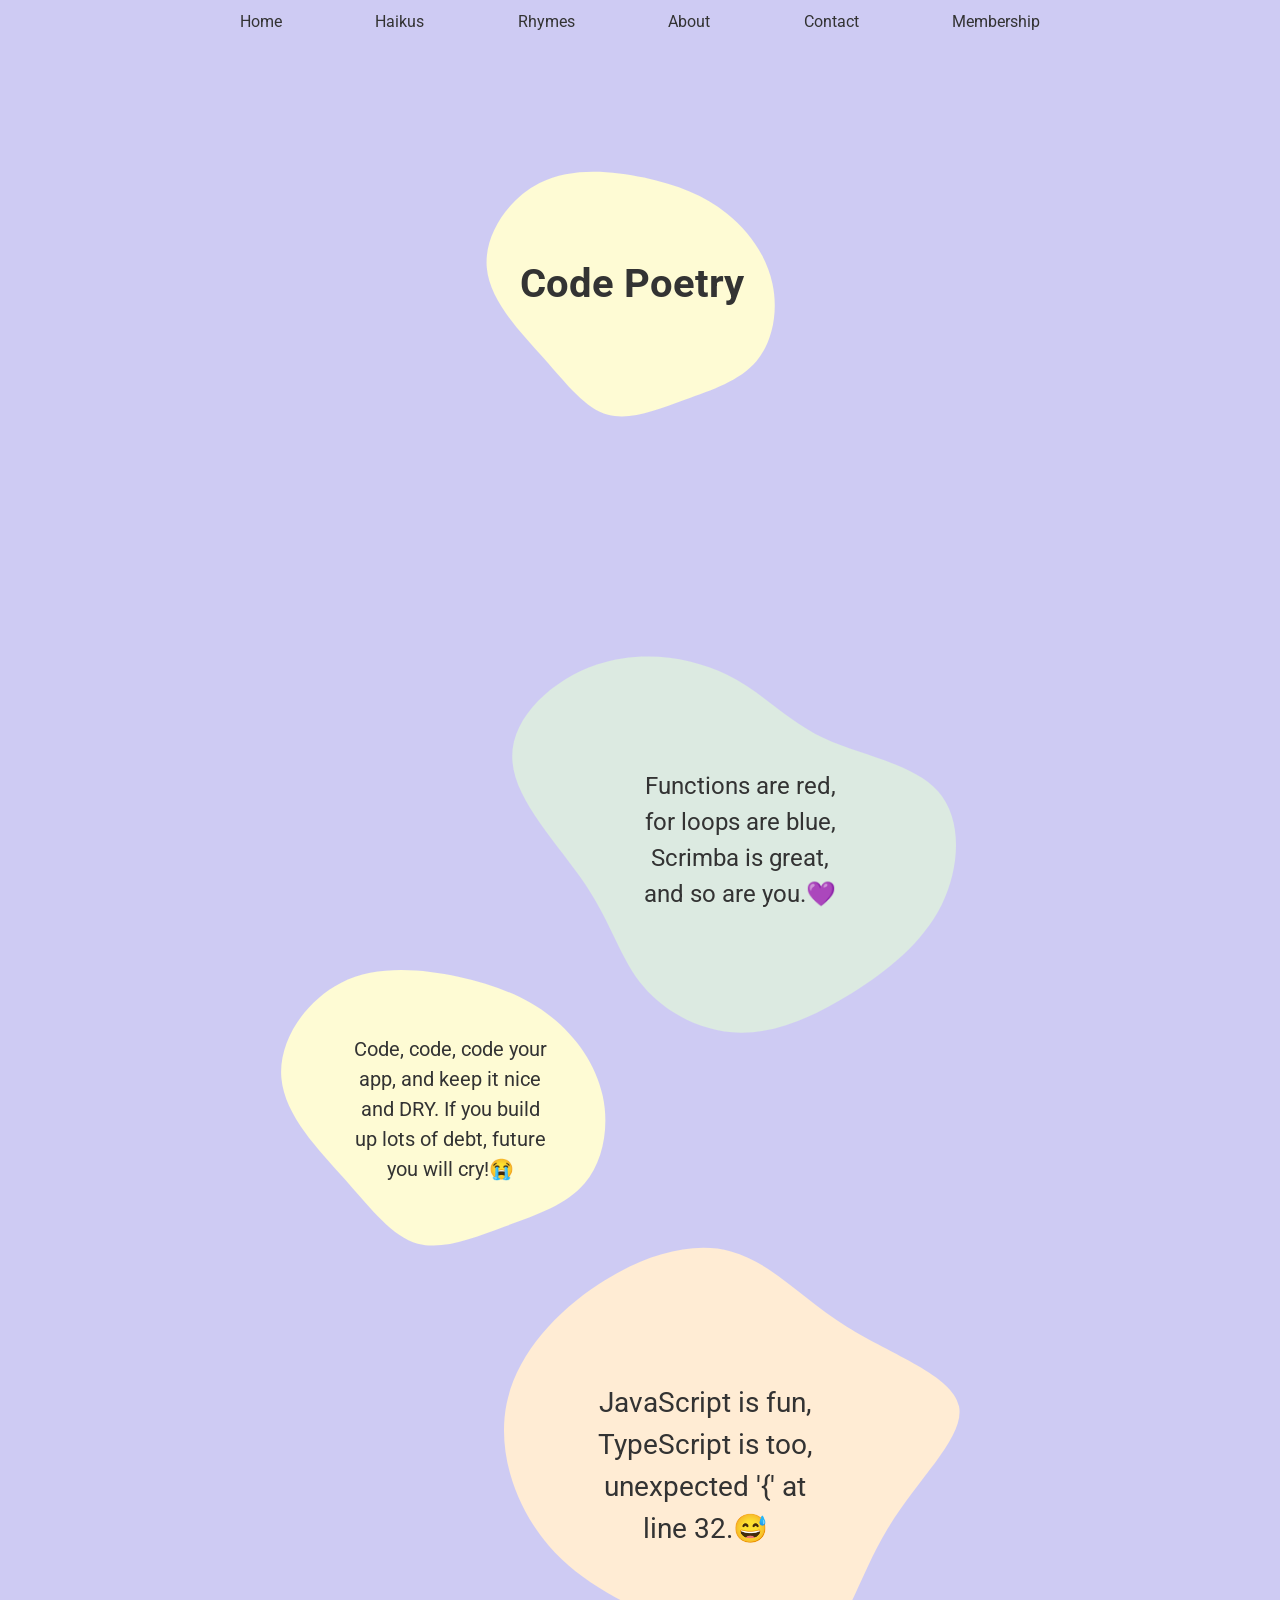
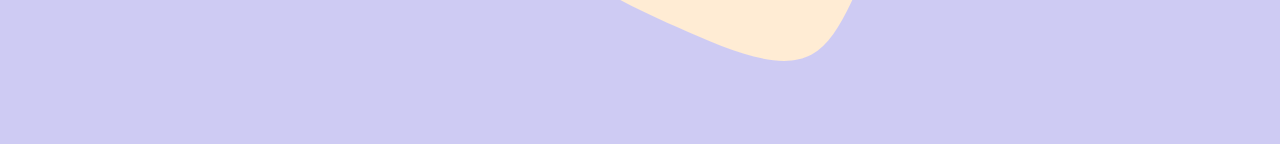
<file: index.html>
<html>
    <head>
        <link rel="preconnect" href="https://fonts.googleapis.com">
        <link rel="preconnect" href="https://fonts.gstatic.com" crossorigin>
        <link href="https://fonts.googleapis.com/css2?family=Roboto:ital,wght@0,100;0,300;0,400;0,500;0,700;0,900;1,100;1,300;1,400;1,500;1,700;1,900&display=swap" rel="stylesheet">
        <link rel="stylesheet" href="index.css">
    </head>
    <body>
        <nav>
            <a class="skip-nav-link" href="#main">Skip to main content</a>
            <a href="#">Home</a>
            <a href="#">Haikus</a>
            <a href="#">Rhymes</a>
            <a href="#">About</a>
            <a href="#">Contact</a>
            <a href="#">Membership</a>
        </nav>
        <main>
            <section class="hero-section">
                <svg class="blob" viewBox="0 0 200 200" xmlns="http://www.w3.org/2000/svg">
                    <path fill="#FEFBD4" d="M38.4,-45.3C49.6,-36.4,58.2,-24.1,61.2,-10.3C64.2,3.4,61.5,18.7,53.2,28.6C44.9,38.4,31.1,42.9,17.4,47.9C3.8,52.9,-9.8,58.4,-21,55.4C-32.2,52.3,-41.2,40.6,-53.1,27.1C-65.1,13.7,-80.1,-1.5,-81.6,-18.1C-83.1,-34.6,-71,-52.4,-55.2,-60.5C-39.3,-68.5,-19.7,-66.7,-3,-63.2C13.6,-59.6,27.3,-54.2,38.4,-45.3Z" transform="translate(100 100)" />
                </svg>
                <h1>Code Poetry</h1>
            </section>
            <section class="poem-section" id="main">
                <svg class="blob-1" viewBox="0 0 200 200" xmlns="http://www.w3.org/2000/svg">
                    <path fill="#DCEAE1" d="M27.9,-35.3C40.4,-29.4,57.7,-26.9,66,-17.6C74.2,-8.4,73.4,7.6,67.2,20.3C60.9,32.9,49.2,42.3,37.1,49.8C25,57.3,12.5,63.1,0.1,62.9C-12.2,62.7,-24.5,56.6,-32.1,47.6C-39.7,38.7,-42.7,26.7,-51.6,13.4C-60.5,0.1,-75.4,-14.6,-75.9,-28.3C-76.5,-42,-62.7,-54.7,-47.7,-59.8C-32.6,-64.9,-16.3,-62.3,-4.3,-56.4C7.7,-50.5,15.4,-41.2,27.9,-35.3Z" transform="translate(100 100)" />
                </svg>
            <p class="poem-1">Functions are red, for loops are blue, Scrimba is great, and so are you.💜</p>
                <svg class="blob-2" viewBox="0 0 200 200" xmlns="http://www.w3.org/2000/svg">
                    <path fill="#FEFBD4" d="M38.4,-45.3C49.6,-36.4,58.2,-24.1,61.2,-10.3C64.2,3.4,61.5,18.7,53.2,28.6C44.9,38.4,31.1,42.9,17.4,47.9C3.8,52.9,-9.8,58.4,-21,55.4C-32.2,52.3,-41.2,40.6,-53.1,27.1C-65.1,13.7,-80.1,-1.5,-81.6,-18.1C-83.1,-34.6,-71,-52.4,-55.2,-60.5C-39.3,-68.5,-19.7,-66.7,-3,-63.2C13.6,-59.6,27.3,-54.2,38.4,-45.3Z" transform="translate(100 100)" />
                </svg>
            <p class="poem-2">Code, code, code your app, and keep it nice and DRY. If you build up lots of debt, future you will cry!😭</p>
                <svg class="blob-3" viewBox="0 0 200 200" xmlns="http://www.w3.org/2000/svg">
                    <path fill="#FFECD4" d="M35.6,-39.1C50.7,-29.7,70.8,-22.9,73,-12.6C75.1,-2.3,59.3,11.4,49.3,28.1C39.2,44.7,34.9,64.2,23.9,70.2C13,76.1,-4.5,68.4,-21,61C-37.5,53.6,-52.9,46.5,-63.8,33.8C-74.7,21.2,-81.1,2.9,-77.8,-13.4C-74.5,-29.6,-61.6,-43.8,-47,-53.3C-32.4,-62.9,-16.2,-67.8,-3,-64.2C10.2,-60.7,20.4,-48.6,35.6,-39.1Z" transform="translate(100 100)" />
                </svg>
            <p class="poem-3">JavaScript is fun, TypeScript is too, unexpected '{' at line 32.😅</p>
            </section>
        </main>
    </body>
</html>
</file>
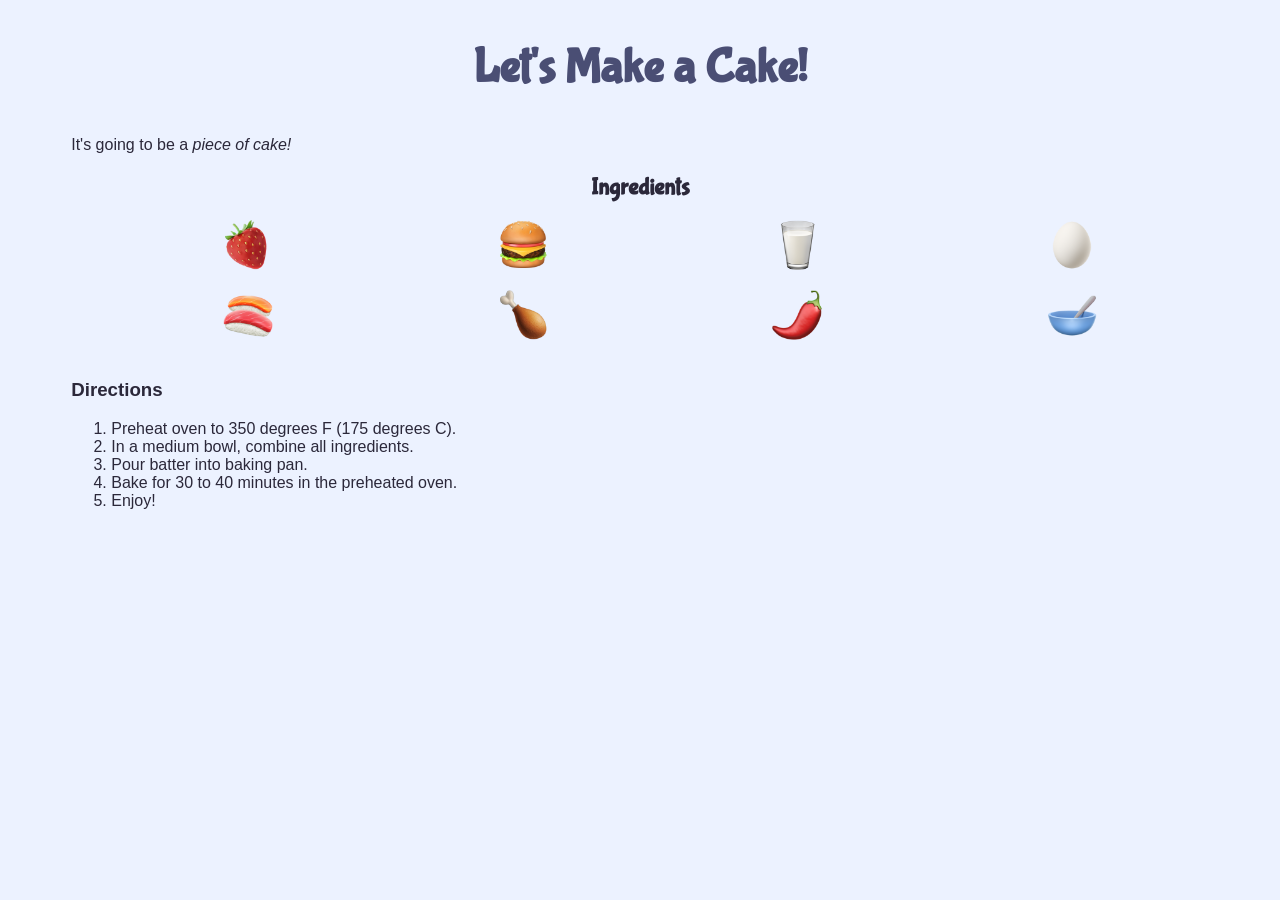
<file: egg-animation/index.html>
<!DOCTYPE html>
<html lang="en">

<head>
    <title>Cake Class</title>
    <link rel="stylesheet" href="styles.css" />
</head>

<body>
    <section>
        <h1>Let's Make a Cake!</h1>
        It's going to be a <em>piece of cake!</em>
        <h2>Ingredients</h2>
        <!-- 
        Uhh..it seems the egg is really "scared" of becoming a part
        of the cake. Can you make it "excited" instead?
        
        1. Change the class from "scared" to "excited"
        2. Run the code!
        3. See that it works by hovering over the egg.
        4. Resume the lesson by clicking the Play button.
       -->
        <ul class="grid">
            <li>
                <img src="images/strawberry.png" alt="strawberry">
            </li>
            <li>
                <img src="images/hamburger.png" alt="hamburger">
            </li>
            <li>
                <img src="images/glass_of_milk.png" alt="glass of milk">
            </li>
            <li class="excited">
                <img src="images/egg.png" alt="egg">
            </li>
            <li>
                <img src="images/sushi.png" alt="sushi">
            </li>
            <li>
                <img src="images/poultry_leg.png" alt="poultry leg">
            </li>
            <li>
                <img src="images/hot_pepper.png" alt="hot pepper">
            </li>
            <li>
                <img src="images/bowl_with_spoon.png" alt="bowl with spoon">
            </li>
        </ul>
        <h3>Directions</h3>

        <ol>
            <li>
                Preheat oven to 350 degrees F (175 degrees C).
            </li>
            <li>
                In a medium bowl, combine all ingredients.
            </li>
            <li>Pour batter into baking pan.</li>
            <li>
                Bake for 30 to 40 minutes in the preheated oven.
            </li>
            <li>Enjoy!</li>
        </ol>
    </section>
    <script src="index.js"></script>
</body>

</html>
</file>
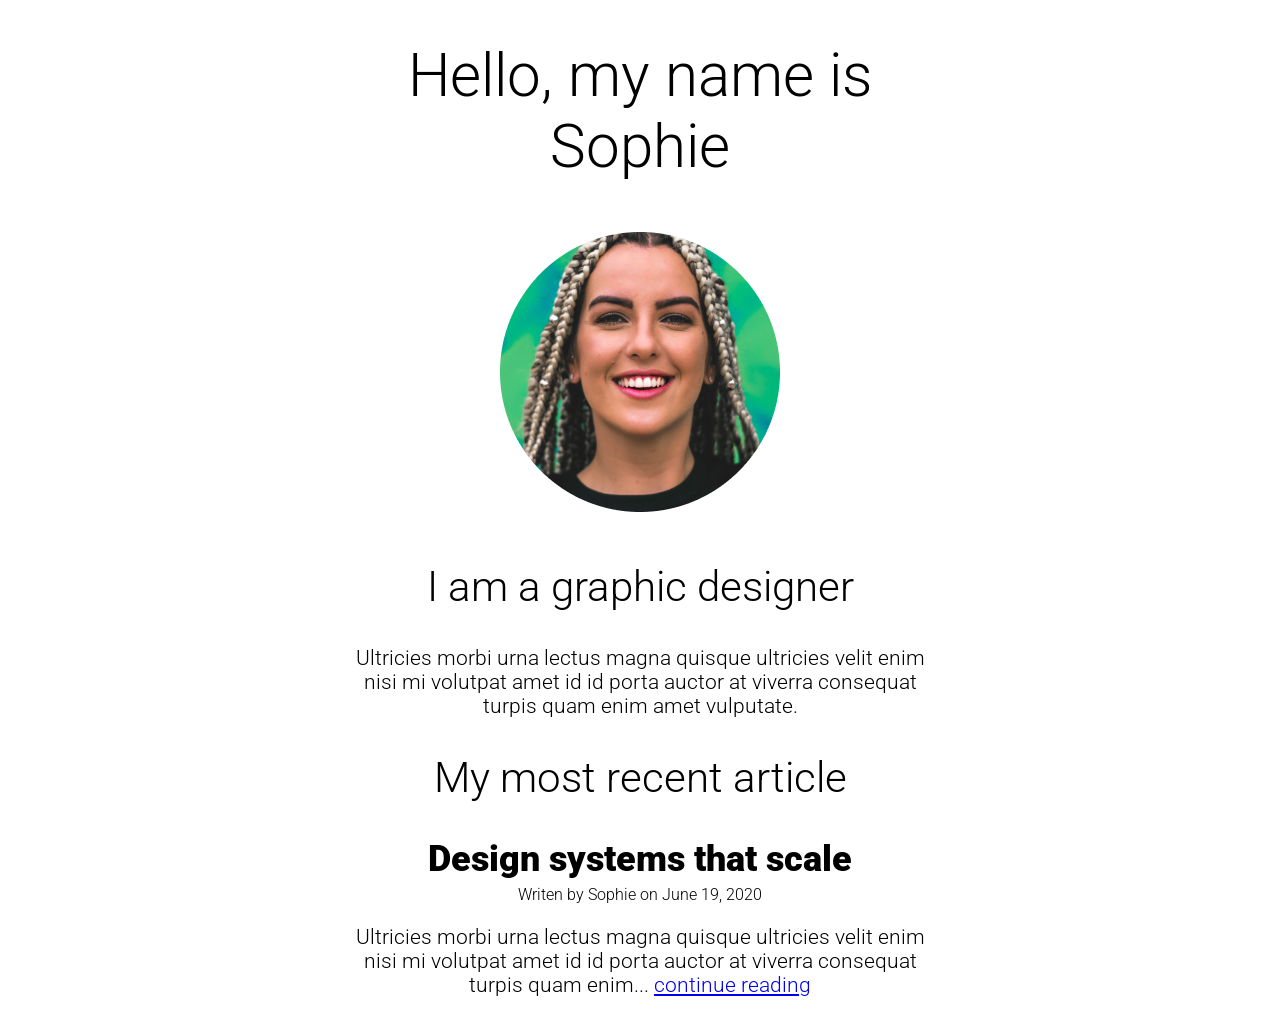
<file: essential-css/css-fundamentals-challenge3/index.html>
<!DOCTYPE html>
<html>
    <head>
        <title>HTML & CSS Fundamentals | Challenges</title>
        <link href="https://fonts.googleapis.com/css2?family=Roboto:wght@300;900&display=swap" rel="stylesheet">
        <link href="css/style.css" rel="stylesheet">
    </head>
    <body>
        <div class="container">
            <h1>Hello, my name is Sophie</h1>
            <img src="img/sophie.png" alt="portrait of Sophie">
            <h2>I am a graphic designer</h2>
            <p>Ultricies morbi urna lectus magna quisque ultricies velit enim nisi mi volutpat amet id id porta auctor at viverra consequat turpis quam enim amet vulputate.</p>
            
            <h2>My most recent article</h2>
            <article>
                <h3>Design systems that scale</h3>
                <p class="small">Writen by Sophie on June 19, 2020</p>
                <p>Ultricies morbi urna lectus magna quisque ultricies velit enim nisi mi volutpat amet id id porta auctor at viverra consequat turpis quam enim... <a href="#">continue reading</a></p>    
            </article>
        </div>
    </body>
</html>
</file>
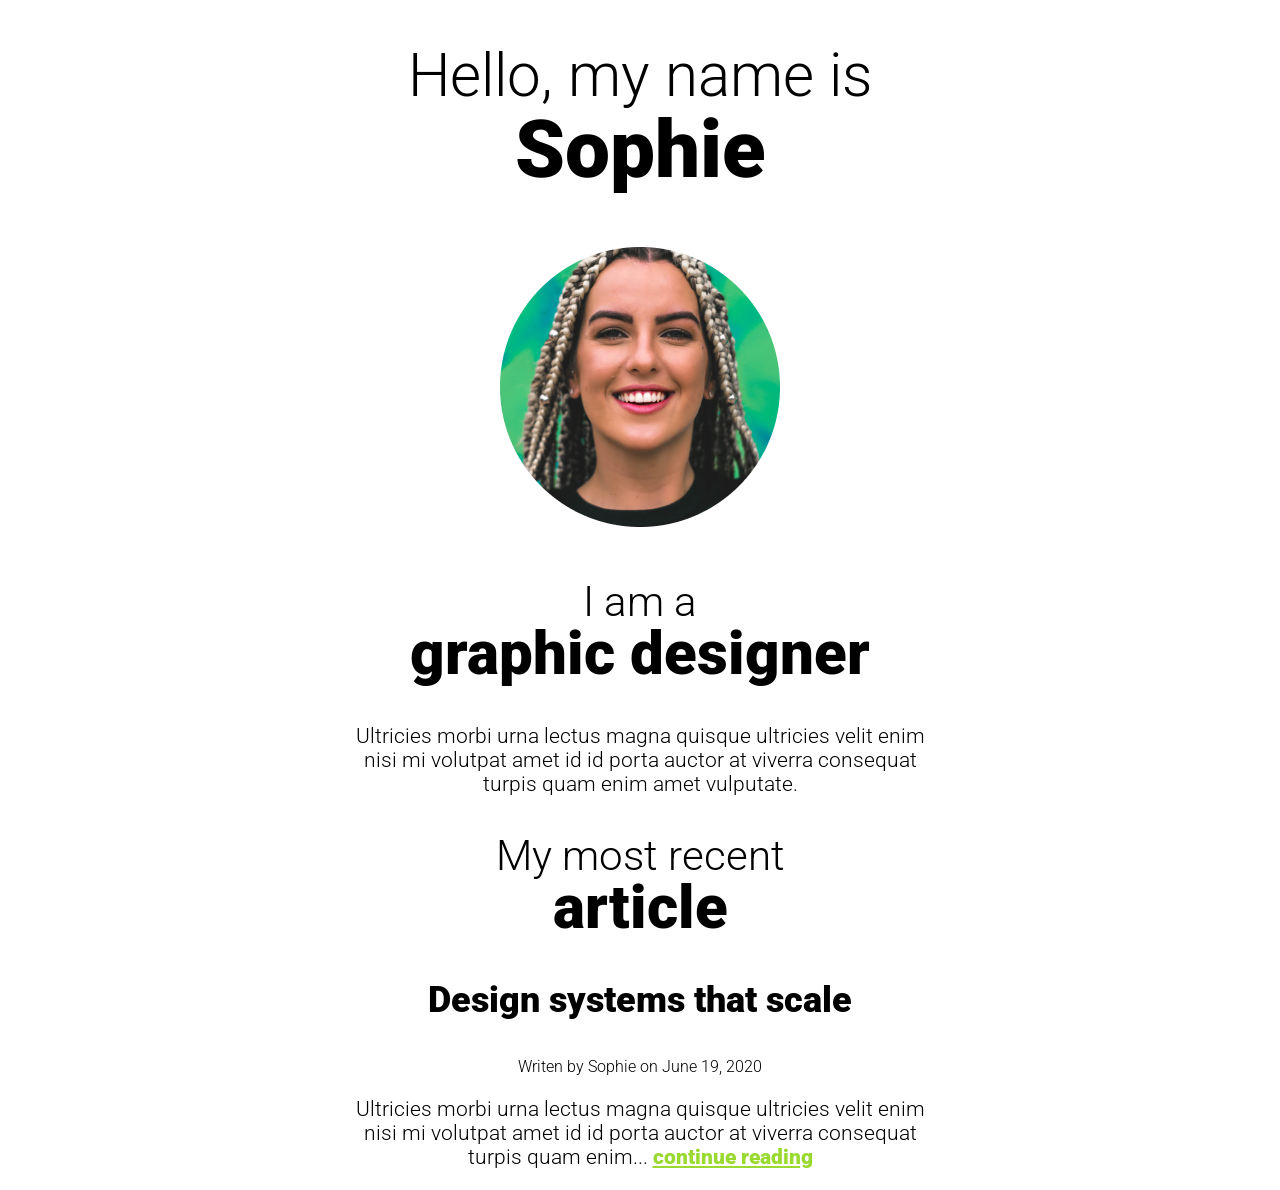
<file: essential-css/css-fundamentals-challenge4/index.html>
<!DOCTYPE html>
<html>
    <head>
        <title>HTML & CSS Fundamentals | Challenges</title>
        <link href="https://fonts.googleapis.com/css2?family=Roboto:wght@300;900&display=swap" rel="stylesheet">
        <link href="css/style.css" rel="stylesheet">
    </head>
    <body>
        <div class="container">
            <h1>
                Hello, my name is
                <span class="bold-text">Sophie</span>
            </h1>
            <img src="img/sophie.png" alt="portrait of Sophie">
            <h2>
                I am a 
                <span class="bold-text">graphic designer</span>
            </h2>
            <p>Ultricies morbi urna lectus magna quisque ultricies velit enim nisi mi volutpat amet id id porta auctor at viverra consequat turpis quam enim amet vulputate.</p>
            
            <h2>
                My most recent 
                <span class="bold-text">article</span>
            </h2>
            <article>
                <h3>Design systems that scale</h3>
                <p class="small-text">Writen by Sophie on June 19, 2020</p>
                <p>Ultricies morbi urna lectus magna quisque ultricies velit enim nisi mi volutpat amet id id porta auctor at viverra consequat turpis quam enim... <a href="#">continue reading</a></p>    
            </article>
        </div>
    </body>
</html>
</file>
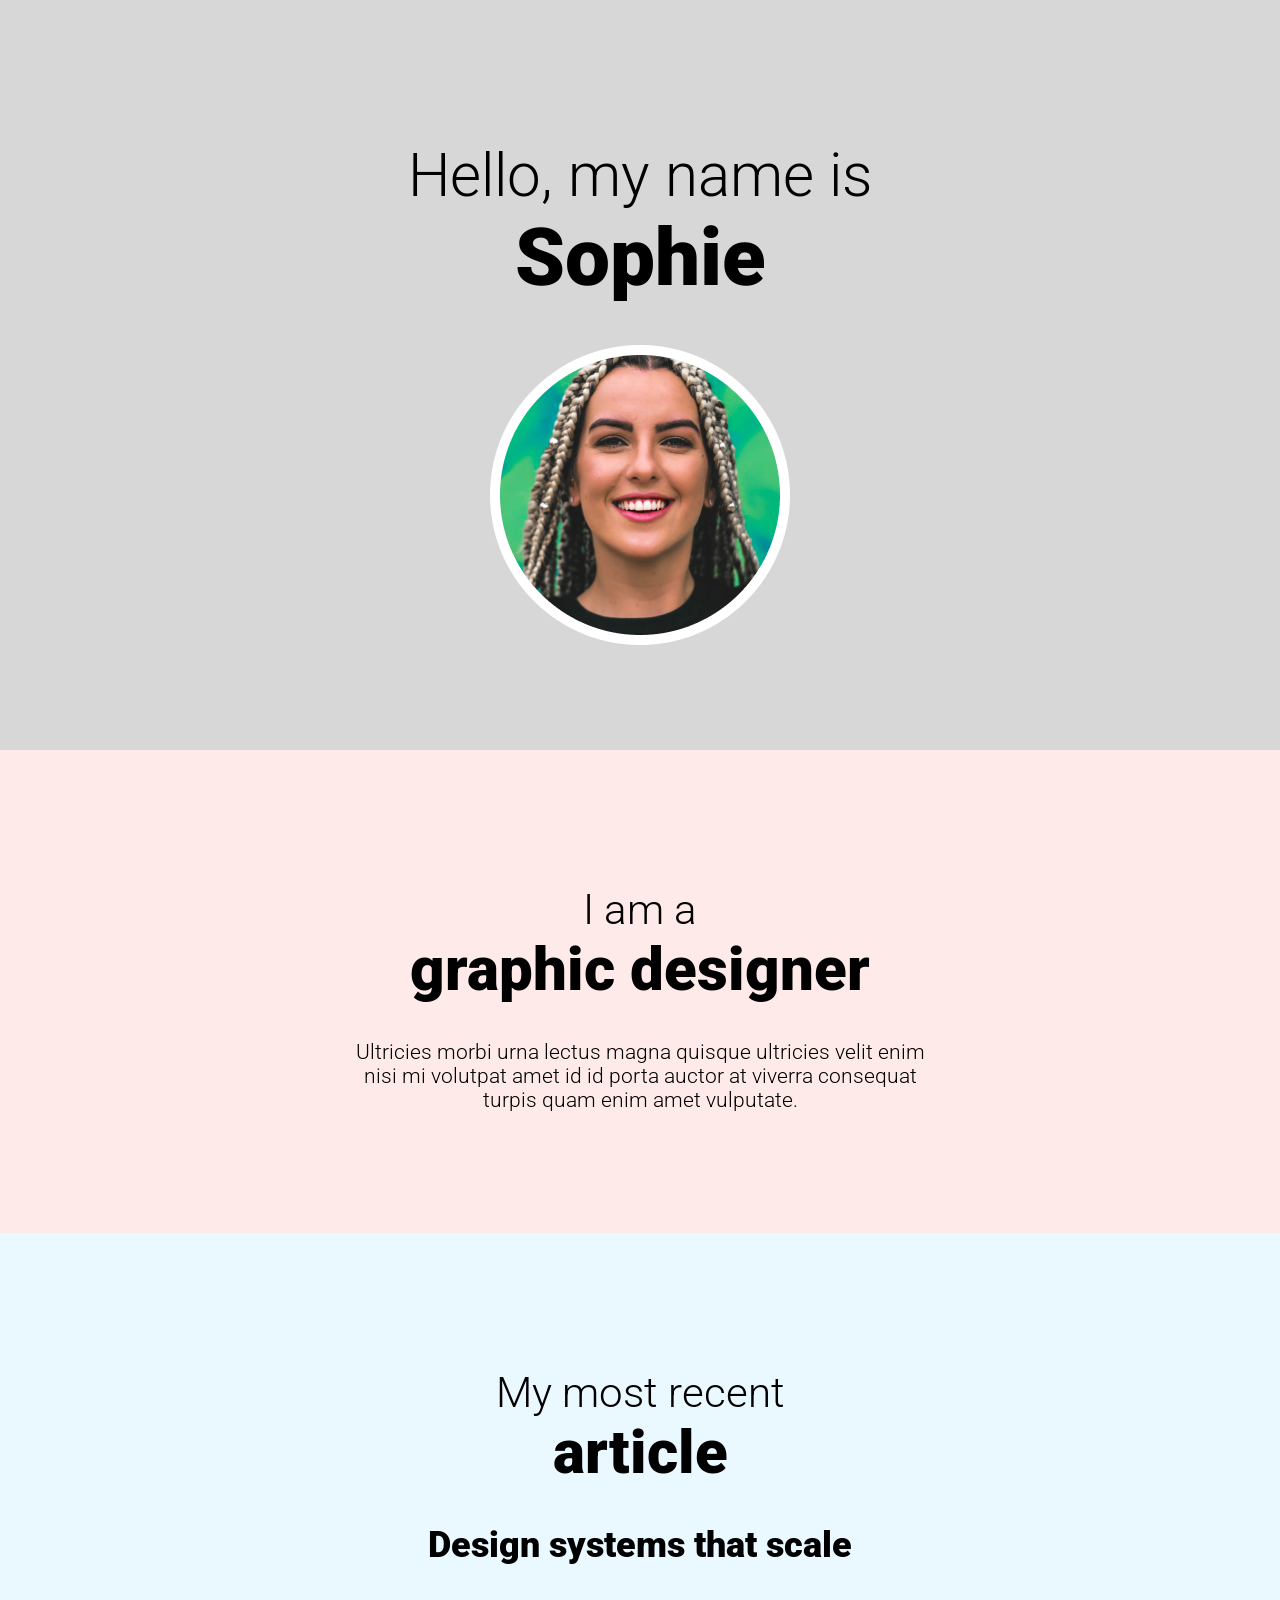
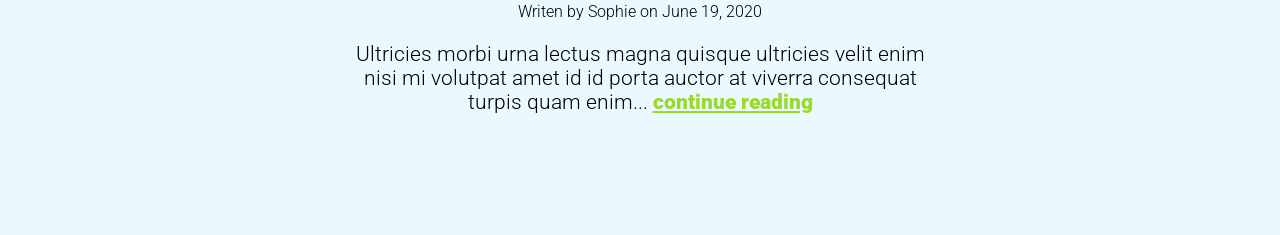
<file: essential-css/css-fundamentals-challenge5/index.html>
<!DOCTYPE html>
<html>
    <head>
        <title>HTML & CSS Fundamentals | Challenges</title>
        <link href="https://fonts.googleapis.com/css2?family=Roboto:wght@300;900&display=swap" rel="stylesheet">
        <link href="css/style.css" rel="stylesheet">
    </head>
    <body>
        <header>
            <div class="container">
                <h1>Hello, my name is <span class="bold-text">Sophie</span></h1>
                <img src="img/sophie.png" alt="portrait of Sophie">
            </div>
        </header>
        <section class="about-me">
            <div class="container">
                <h2>I am a <span class="bold-text">graphic designer</span></h2>
                <p>Ultricies morbi urna lectus magna quisque ultricies velit enim nisi mi volutpat amet id id porta auctor at viverra consequat turpis quam enim amet vulputate.</p>
            </div>
        </section>
        <section class="articles">
            <div class="container">    
                <h2>My most recent <span class="bold-text">article</span></h2>
                <article>
                    <h3>Design systems that scale</h3>
                    <p class="small-text">Writen by Sophie on June 19, 2020</p>
                    <p>Ultricies morbi urna lectus magna quisque ultricies velit enim nisi mi volutpat amet id id porta auctor at viverra consequat turpis quam enim... <a href="#">continue reading</a></p>    
                </article>
            </div>
        </section>
    </body>
</html>
</file>
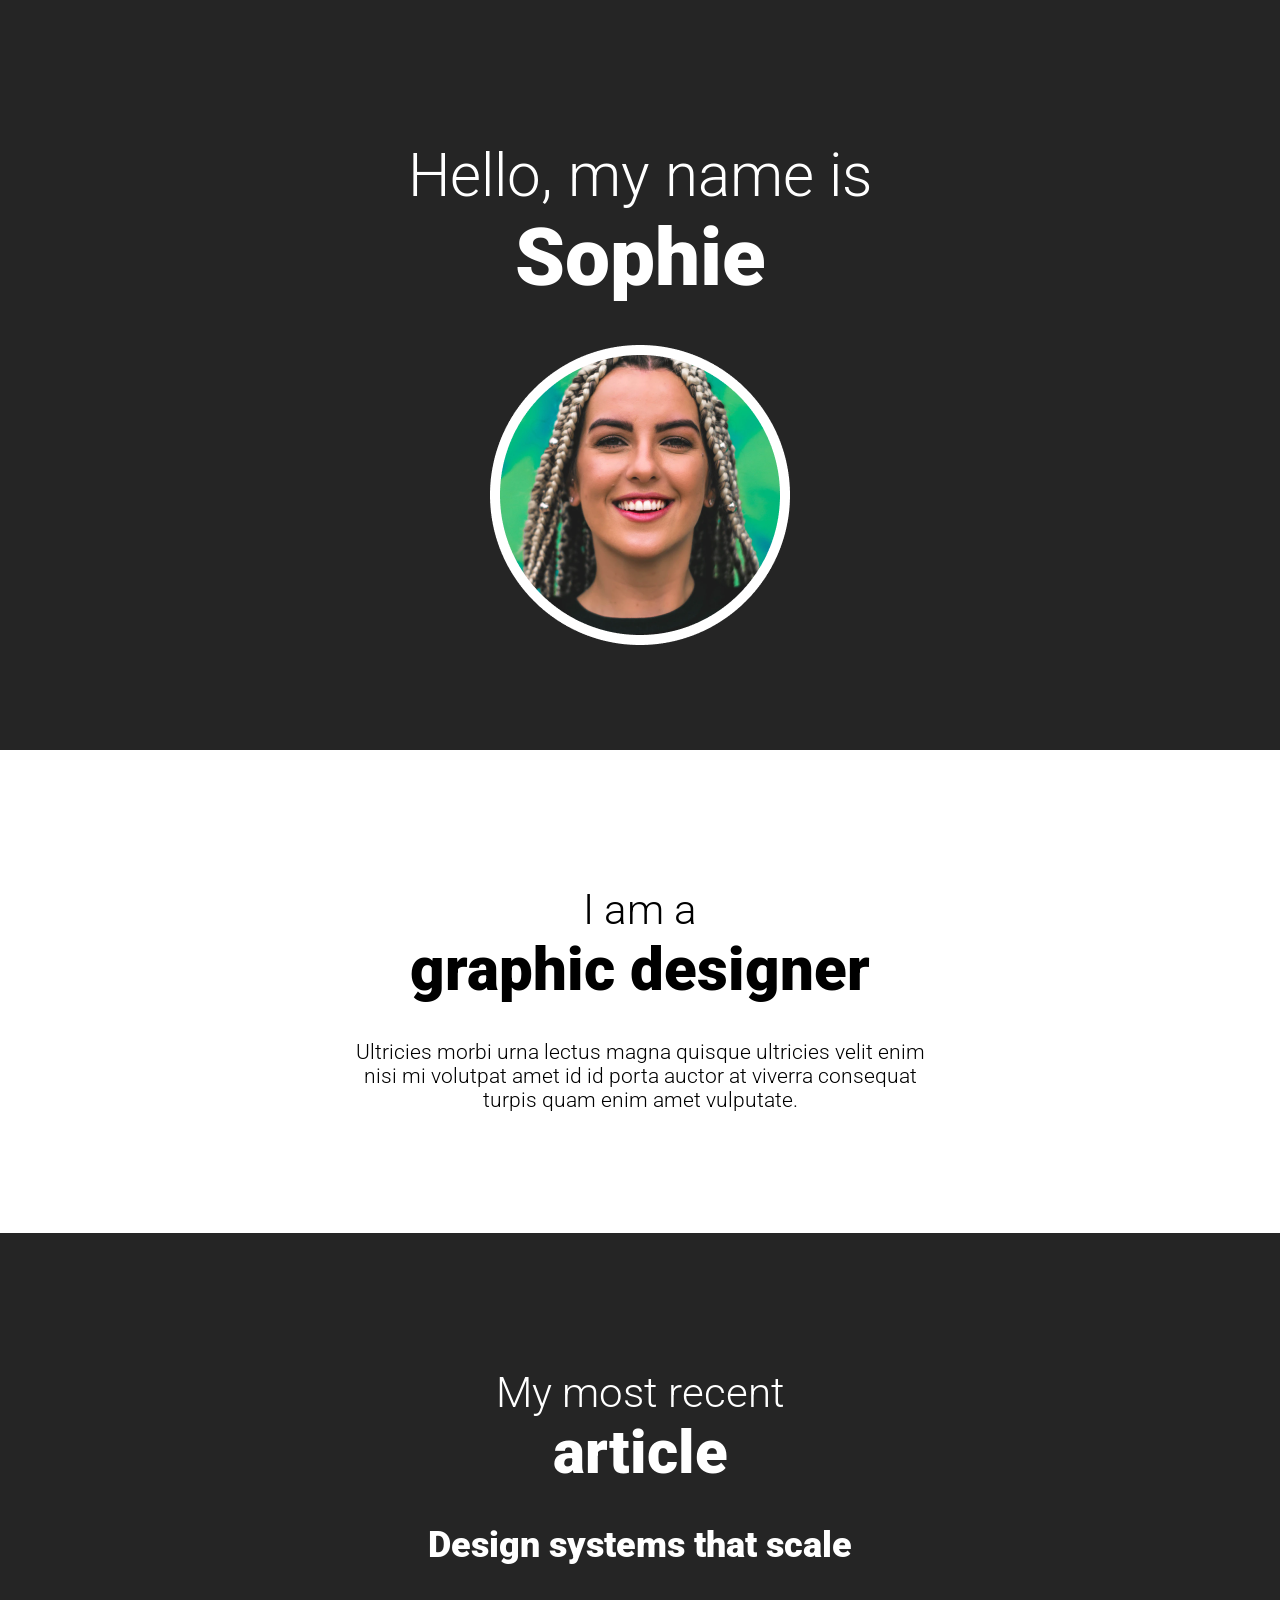
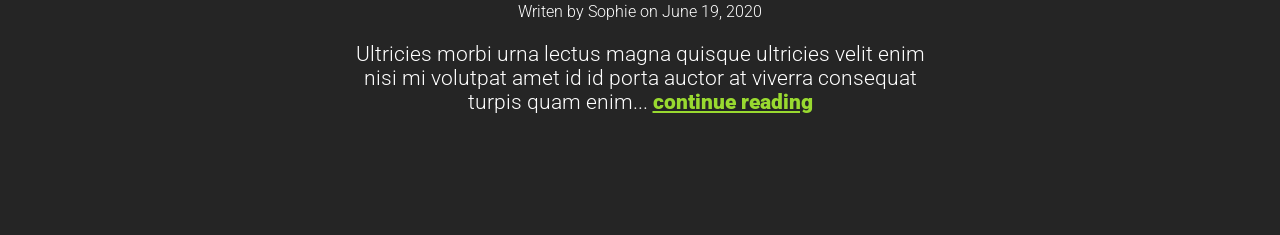
<file: essential-css/css-fundamentals-challenge6/index.html>
<!DOCTYPE html>
<html>
    <head>
        <title>HTML & CSS Fundamentals | Challenges</title>
        <link href="https://fonts.googleapis.com/css2?family=Roboto:wght@300;900&display=swap" rel="stylesheet">
        <link href="css/style.css" rel="stylesheet">
    </head>
    <body>
            
            <header class="inverse">
                <div class="container">
                    <h1>Hello, my name is <span class="bold-text">Sophie</span></h1>
                    <img src="img/sophie.png" alt="portrait of Sophie">
                </div>
            </header>
            
            
            <section class="about-me">
                <div class="container">
                    <h2>I am a <span class="bold-text">graphic designer</span></h2>
                    <p>Ultricies morbi urna lectus magna quisque ultricies velit enim nisi mi volutpat amet id id porta auctor at viverra consequat turpis quam enim amet vulputate.</p>
                </div>
            </section>
            
            
            <section class="articles inverse">
                <div class="container">
                    <h2>My most recent <span class="bold-text">article</span></h2>
                    <article>
                        <h3>Design systems that scale</h3>
                        <p class="small-text">Writen by Sophie on June 19, 2020</p>
                        <p>Ultricies morbi urna lectus magna quisque ultricies velit enim nisi mi volutpat amet id id porta auctor at viverra consequat turpis quam enim... <a href="#">continue reading</a></p>    
                    </article>
                </div>
            </section>
            
    </body>
</html>
</file>
<file: index.css>
html, body {
    margin: 0;
    padding: 0;
    color: #333333;
    background-color: #cecbf3;
    line-height: 1.5;
    font-family: 'Roboto', sans-serif;
}
a {
    text-decoration: none;
    color: #333333;
}
nav {
    display: flex;
    justify-content: space-between;
    padding: 10px;
    margin: 0 auto;
    width: 800px;
}
main {
    margin: 0 auto;
    text-align: center;
    width: 800px;
}

/* Main Content */
.blob {
    width: 400px;
}
.hero-section {
    position: relative;
    height: 500px;
}
.hero-section h1, .hero-section svg {
    position: absolute;
}
.hero-section svg {
    position: absolute;
    left: 210px;
    top: 60px;
}
.hero-section h1 {
    margin: 0;
    font-size: 40px;
    position: absolute;
    left: 280px;
    top: 210px;
}

/* Poems */
.poem-section {
    position: relative;
}
.blob-1 {
    width: 600px;
    position: absolute;
    right: 0;
    top: 0;
}
.blob-2 {
    width: 450px;
    position: absolute;
    left: 0;
    top: 350px;
}
.blob-3 {
    width: 600px;
    position: absolute;
    right: 0;
    top: 600px;
}
.poem-1 {
    width: 200px;
    font-size: 24px;
    position: absolute;
    right: 200px;
    top: 200px;
}
.poem-2 {
    width: 200px;
    font-size: 20px;
    position: absolute;
    left: 110px;
    top: 470px;
}
.poem-3 {
    width: 250px;
    font-size: 28px;
    position: absolute;
    left: 340px;
    top: 810px;
}

/* Code for Skip Navigation Link goes here */
.skip-nav-link {
    border: 2px solid #333333;
    padding: 8px 20px 8px 40px;
    border-radius: 40px;
    position: absolute;
    left: -240px;
    top: 80px;
    transition: 3s 0.6s;
}

.skip-nav-link:focus {
    left: -20px;
    transition: 0.3s;
}



/* 
Challenge: Apply the 'transition' property in our CSS so that the skip navigation link doesn't instantaneously appear and disappear.

It should take 1 second to appear when focused, and 3 seconds to disappear when no longer focused. (Hint: You'll need to use the :focus pseudo-class.)

Link to W3school's article on the transition property: https://www.w3schools.com/css/css3_transitions.asp
*/
</file>
<file: egg-animation/styles.css>
@import url("https://fonts.googleapis.com/css?family=Bubblegum+Sans&display=swap");

:root {
  --bg-color: #ECF2FF;
  --text-color: #2B283A;
  --title-color: #4A4E74;
}


body {
  background: var(--bg-color);
  font-family: sans-serif;
  color: var(--text-color);
}

img {
    max-width: 50px;
}

section {
  width: 90%;
  margin: 0 auto;
}

h1,
h2 {
  font-family: "Bubblegum Sans";
  text-align: center;
}

h1 {
  /* I don't want red anymore, I want it to be blue! 
  Help me change it! */
  color: var(--title-color);
  font-size: 3em;
  text-align: center;
}

/* How can I make my other section titles blue too? */

.fireworks {
  text-align: center;
  /* Can you help me make my fireworks bigger? */
  /* How about smaller? */
  font-size: 4em;
}


ul.grid {
    display: grid;
    grid-template-columns: 1fr 1fr 1fr 1fr;
    grid-auto-rows: 70px;
}

ul.grid li {
    list-style: none;
    font-size: 3em;
    justify-self: center;
}

.scared:hover {
  animation: shake 0.82s cubic-bezier(0.36, 0.07, 0.19, 0.97) both;
  transform: translate3d(0, 0, 0);
  backface-visibility: hidden;
  perspective: 1000px;
}

@keyframes shake {
  10%,
  90% {
    transform: translate3d(-1px, 0, 0);
  }

  20%,
  80% {
    transform: translate3d(2px, 0, 0);
  }

  30%,
  50%,
  70% {
    transform: translate3d(-4px, 0, 0);
  }

  40%,
  60% {
    transform: translate3d(4px, 0, 0);
  }
}

.excited:hover img {
    animation-duration: 2s;
    animation-iteration-count: infinite;
    animation-name: jump;
    animation-timing-function: cubic-bezier(0.280, 0.840, 0.420, 1);
}

@keyframes jump {
    0%   { transform: scale(1,1)      translateY(0); }
    10%  { transform: scale(1.1,.9)   translateY(0); }
    30%  { transform: scale(.9,1.1)   translateY(-100px); }
    50%  { transform: scale(1.05,.95) translateY(0); }
    57%  { transform: scale(1,1)      translateY(-7px); }
    64%  { transform: scale(1,1)      translateY(0); }
    100% { transform: scale(1,1)      translateY(0); }
}
</file>
<file: essential-css/css-fundamentals-challenge3/css/style.css>
body {
    text-align: center;
    font-family: 'Roboto', sans-serif;
    font-size: 21px;
}

.container {
    width: 570px;
    margin: 0 auto;
}

h1, h2, p {
    font-weight: 300;
}


h1 {
    font-size: 60px;
}

h2 {
    font-size: 42px;
}

h3 {
    font-size: 36px;
    margin-bottom: 0;
    font-weight: 900;
}

.small {
    font-size: 16px;
    margin-top: 5px;
}
</file>
<file: essential-css/css-fundamentals-challenge4/css/style.css>
body {
    text-align: center;
    font-family: 'Roboto', sans-serif;
    font-size: 21px;
    font-weight: 300;
}

.container {
    width: 570px;
    margin: 0 auto;
}

a {
    color: #99d930;
    font-weight: 900;
}

a:hover,
a:focus {
    color: #131313;
}

h1,
h2 {
    font-weight: 300;
}

h1 {
    font-size: 60px;
}

h2 {
    font-size: 42px;
}

h3 {
    font-size: 36px;
    font-weight: 900;
}

.small-text {
    font-size: 16px;
}

.bold-text {
    font-weight: 900;
    margin-top: -8px;
    display: block;
}

h1 .bold-text {
    font-size: 80px;
}

h2 .bold-text {
    font-size: 60px;
}
</file>
<file: essential-css/css-fundamentals-challenge5/css/style.css>
body {
    text-align: center;
    font-family: 'Roboto', sans-serif;
    font-size: 21px;
    font-weight: 300;
    margin: 0;
}

.container {
    width: 570px;
    margin: 0 auto;
}

.bold-text {
    font-weight: 900;
    display: block;
}

h1 .bold-text {
    font-size: 80px;
}

h2 .bold-text {
    font-size: 60px;
}

h1,
h2 {
    font-weight: 300;
}

h1 {
    font-size: 60px;
}

h2 {
    font-size: 42px;
}

h3 {
    font-size: 36px;
    font-weight: 900;
}

a {
    color: #99D930;
    font-weight: 900;
}

a:hover,
a:focus {
    color: #131313;
}

.small-text {
    font-size: 16px;
} 

header, section {
    padding: 100px 0;
}

header {
    background: #d7d7d7;
}

.about-me {
    background: #ffeaea;
}

.articles {
    background: #eaf9ff;
}
</file>
<file: essential-css/css-fundamentals-challenge6/css/style.css>
body {
    text-align: center;
    font-family: 'Roboto', sans-serif;
    font-size: 21px;
    font-weight: 300;
    margin: 0;
}

.container {
    width: 570px;
    margin: 0 auto;
}

.bold-text {
    font-weight: 900;
    display: block;
}

h1 .bold-text {
    font-size: 80px;
}

h2 .bold-text {
    font-size: 60px;
}

h1,
h2 {
    font-weight: 300; 
}

h1 {
    font-size: 60px;
}

h2 {
    font-size: 42px;
}

h3 {
    font-size: 36px;
    font-weight: 900;
}

a {
    color: #99D930;
    font-weight: 900;
}

a:hover,
a:focus {
    color: #131313;
}

.small-text {
    font-size: 16px;
} 

header,
section {
    padding: 100px 0;
}

.inverse {
    background: #252525;
    color: #FFF;
}
</file>
